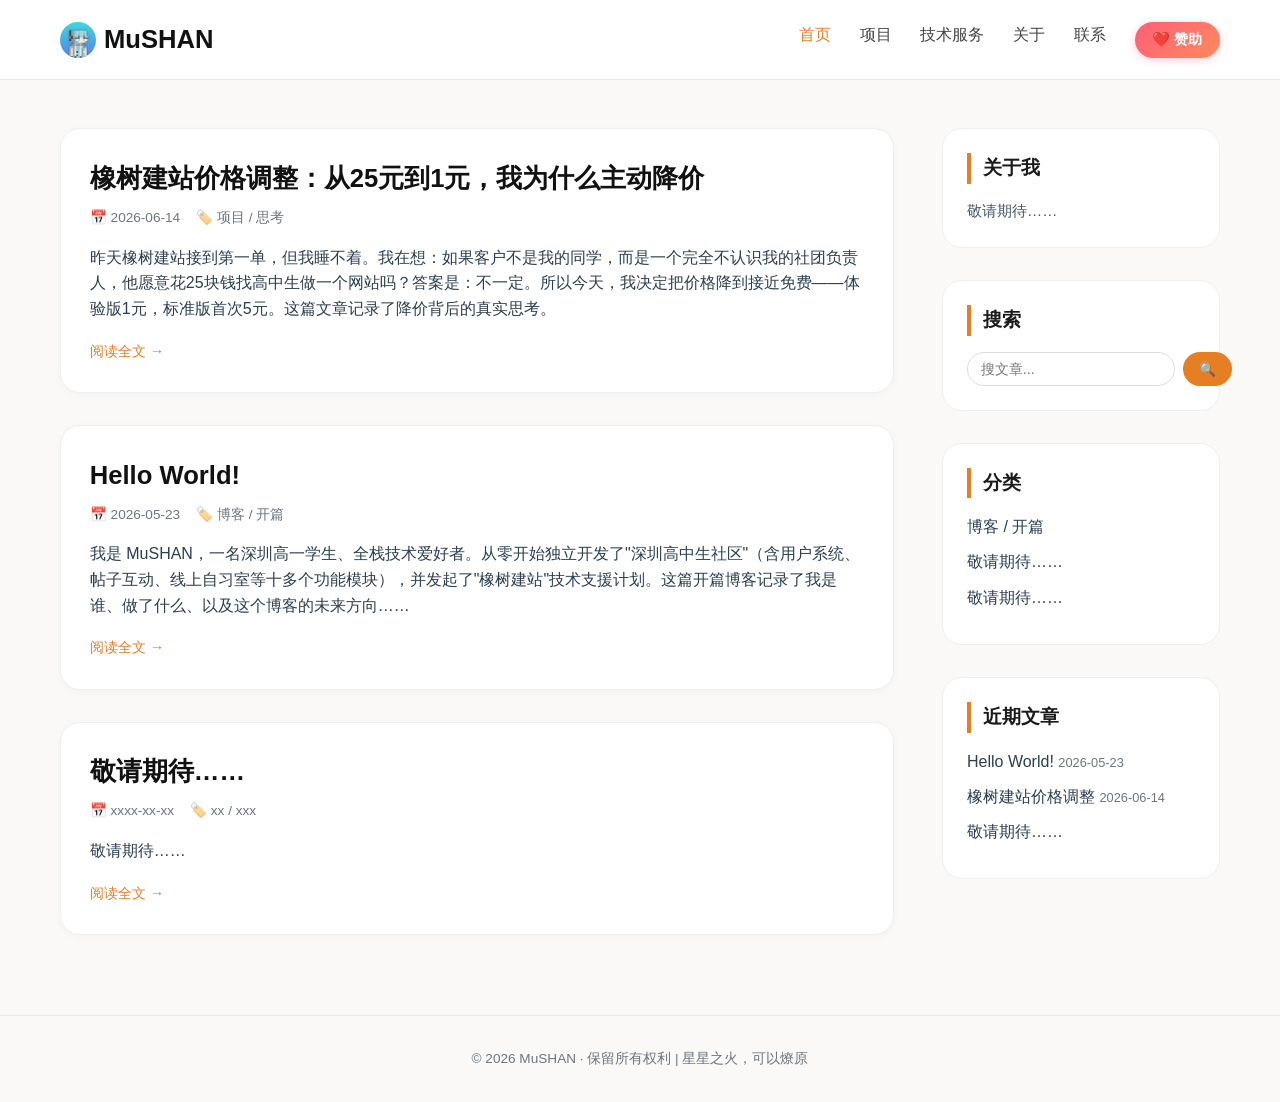
<file: index.html>
<!DOCTYPE html>
<html lang="zh-CN">

<head>
    <meta charset="UTF-8">
    <meta name="viewport" content="width=device-width, initial-scale=1.0, viewport-fit=cover">
    <title>MuSHAN的个人博客</title>
    <link rel="icon" href="images/favicon.png" type="image/png">
    <link rel="stylesheet" href="css/shared.css">
    <style>
        /* 主布局：两栏 */
        .main-grid {
            display: flex;
            gap: 3rem;
            margin: 3rem 0;
            flex-wrap: wrap;
        }

        .content {
            flex: 3;
            min-width: 0;
            /* 防止溢出 */
        }

        .sidebar {
            flex: 1;
            min-width: 220px;
        }

        /* 文章卡片 */
        .post-card {
            background: #fff;
            border-radius: 20px;
            padding: 1.8rem;
            margin-bottom: 2rem;
            box-shadow: 0 2px 8px rgba(0, 0, 0, 0.03);
            transition: box-shadow 0.2s, transform 0.1s;
            border: 1px solid #efefef;
        }

        .post-card:hover {
            box-shadow: 0 8px 20px rgba(0, 0, 0, 0.05);
        }

        .post-title {
            font-size: 1.6rem;
            margin-bottom: 0.5rem;
        }

        .post-title a {
            text-decoration: none;
            color: #111;
        }

        .post-title a:hover {
            color: #e67e22;
        }

        .post-meta {
            font-size: 0.85rem;
            color: #6c757d;
            margin-bottom: 1rem;
            display: flex;
            gap: 1rem;
        }

        .post-excerpt {
            color: #2c3e50;
            margin-bottom: 1rem;
        }

        .read-more {
            color: #e67e22;
            text-decoration: none;
            font-weight: 500;
            font-size: 0.9rem;
        }

        .read-more:hover {
            text-decoration: underline;
        }

        /* 侧边栏组件 */
        .sidebar-widget {
            background: #fff;
            border-radius: 20px;
            padding: 1.5rem;
            margin-bottom: 2rem;
            border: 1px solid #efefef;
        }

        .sidebar-widget h3 {
            font-size: 1.2rem;
            margin-bottom: 1rem;
            font-weight: 600;
            border-left: 4px solid #e67e22;
            padding-left: 0.75rem;
        }

        .about-text {
            font-size: 0.95rem;
            color: #4a5568;
            line-height: 1.5;
        }

        .category-list {
            list-style: none;
        }

        .category-list li {
            margin-bottom: 0.6rem;
        }

        .category-list a {
            text-decoration: none;
            color: #2c3e50;
        }

        .category-list a:hover {
            color: #e67e22;
        }

        /* 搜索框 */
        .search-box {
            display: flex;
            gap: 0.5rem;
        }

        .search-box input {
            flex: 1;
            padding: 0.5rem 0.8rem;
            border: 1px solid #ddd;
            border-radius: 40px;
            font-size: 0.9rem;
            outline: none;
        }

        .search-box button {
            background: #e67e22;
            border: none;
            color: white;
            padding: 0 1rem;
            border-radius: 40px;
            cursor: pointer;
            font-size: 0.85rem;
        }

        @media (max-width: 768px) {
            .main-grid {
                flex-direction: column;
            }

            .post-card {
                padding: 1.2rem;
            }
        }
    </style>
</head>

<body>

    <header class="site-header">
        <div class="container header-inner">
            <div class="blog-title">
                <a href="index.html">
                    <img src="images/Avatar.png" alt="MuSHAN头像">
                    MuSHAN
                </a>
            </div>
            <nav class="nav-links">
                <a href="index.html" class="active">首页</a>
                <a href="projects.html">项目</a>
                <a href="tech-service.html">技术服务</a>
                <a href="about.html">关于</a>
                <a href="contact.html">联系</a>
                <a href="sponsor.html" class="nav-sponsor-btn">❤️ 赞助</a>
            </nav>
        </div>
    </header>

    <main class="container">
        <div class="main-grid">
            <!-- 主要内容区：文章列表 -->
            <div class="content">
                <article class="post-card">
                    <h2 class="post-title"><a href="posts/price-update.html">橡树建站价格调整：从25元到1元，我为什么主动降价</a></h2>
                    <div class="post-meta">
                        <span>📅 2026-06-14</span>
                        <span>🏷️ 项目 / 思考</span>
                    </div>
                    <p class="post-excerpt">昨天橡树建站接到第一单，但我睡不着。我在想：如果客户不是我的同学，而是一个完全不认识我的社团负责人，他愿意花25块钱找高中生做一个网站吗？答案是：不一定。所以今天，我决定把价格降到接近免费——体验版1元，标准版首次5元。这篇文章记录了降价背后的真实思考。</p>
                    <a href="posts/price-update.html" class="read-more">阅读全文 →</a>
                </article>

                <article class="post-card">
                    <h2 class="post-title"><a href="posts/hello-mushan.html">Hello World!</a></h2>
                    <div class="post-meta">
                        <span>📅 2026-05-23</span>
                        <span>🏷️ 博客 / 开篇</span>
                    </div>
                    <p class="post-excerpt">我是 MuSHAN，一名深圳高一学生、全栈技术爱好者。从零开始独立开发了"深圳高中生社区"（含用户系统、帖子互动、线上自习室等十多个功能模块），并发起了"橡树建站"技术支援计划。这篇开篇博客记录了我是谁、做了什么、以及这个博客的未来方向……</p>
                    <a href="posts/hello-mushan.html" class="read-more">阅读全文 →</a>
                </article>

                <article class="post-card">
                    <h2 class="post-title"><a href="#">敬请期待……</a></h2>
                    <div class="post-meta">
                        <span>📅 xxxx-xx-xx</span>
                        <span>🏷️ xx / xxx</span>
                    </div>
                    <p class="post-excerpt">敬请期待……
                    </p>
                    <a href="#" class="read-more">阅读全文 →</a>
                </article>
            </div>

            <!-- 侧边栏 -->
            <aside class="sidebar">
                <div class="sidebar-widget">
                    <h3>关于我</h3>
                    <div class="about-text">
                        敬请期待……
                    </div>
                </div>

                <div class="sidebar-widget">
                    <h3>搜索</h3>
                    <div class="search-box">
                        <input type="text" placeholder="搜文章...">
                        <button>🔍</button>
                    </div>
                </div>

                <div class="sidebar-widget">
                    <h3>分类</h3>
                    <ul class="category-list">
                        <li><a href="#">博客 / 开篇</a></li>
                        <li><a href="#">敬请期待……</a></li>
                        <li><a href="#">敬请期待……</a></li>
                    </ul>
                </div>

                <div class="sidebar-widget">
                    <h3>近期文章</h3>
                    <ul class="category-list">
                        <li><a href="posts/hello-mushan.html">Hello World!</a> <span style="color:#6c757d;font-size:0.8rem;">2026-05-23</span></li>
                        <li><a href="posts/price-update.html">橡树建站价格调整</a> <span style="color:#6c757d;font-size:0.8rem;">2026-06-14</span></li>
                        <li><a href="#">敬请期待……</a></li>
                    </ul>
                </div>
            </aside>
        </div>
    </main>

    <footer class="site-footer">
        <div class="container">
            <p>© 2026 MuSHAN · 保留所有权利 | 星星之火，可以燎原</p>
        </div>
    </footer>

    <!-- 简单的交互：搜索框演示（仅控制台输出，实际功能需后端支持） -->
    <script>
        const searchBtn = document.querySelector('.search-box button');
        const searchInput = document.querySelector('.search-box input');
        if (searchBtn) {
            searchBtn.addEventListener('click', () => {
                const keyword = searchInput.value.trim();
                if (keyword) {
                    console.log(`🔍 搜索关键词: ${keyword}`);
                    // 实际使用时可以跳转到搜索页或动态过滤文章
                    alert(`演示模式：搜索 “${keyword}” 的功能待集成。`);
                } else {
                    alert('请输入要搜索的内容');
                }
            });
        }
    </script>

</body>

</html>
</file>
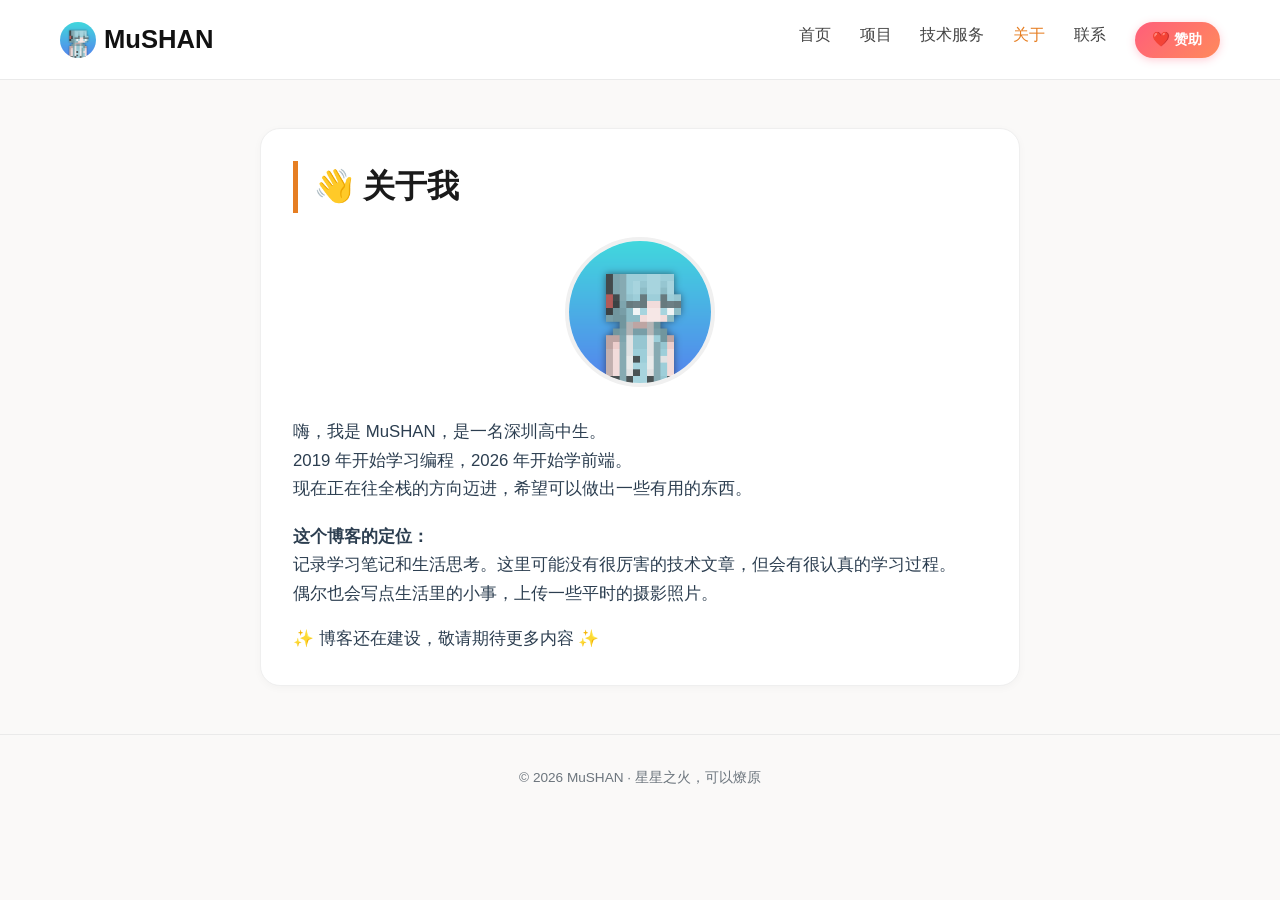
<file: about.html>
<!DOCTYPE html>
<html lang="zh-CN">

<head>
    <meta charset="UTF-8">
    <meta name="viewport" content="width=device-width, initial-scale=1.0">
    <title>关于我 | MuSHAN</title>
    <link rel="icon" href="images/favicon.png" type="image/png">
    <link rel="stylesheet" href="css/shared.css">
    <style>
        main.container {
            max-width: 800px;
        }

        .about-card {
            background: #fff;
            border-radius: 20px;
            padding: 2rem;
            margin: 3rem 0;
            border: 1px solid #efefef;
            box-shadow: 0 2px 8px rgba(0, 0, 0, 0.03);
        }

        .about-card h1 {
            font-size: 2rem;
            margin-bottom: 1.5rem;
            border-left: 5px solid #e67e22;
            padding-left: 1rem;
        }

        .about-avatar {
            text-align: center;
            margin: 1.5rem 0;
        }

        .about-avatar img {
            width: 150px;
            height: 150px;
            border-radius: 50%;
            object-fit: cover;
            border: 4px solid #f0f0f0;
        }

        .about-text {
            font-size: 1.05rem;
            color: #2c3e50;
            line-height: 1.7;
        }

    </style>
</head>

<body>
    <header class="site-header">
        <div class="container header-inner">
            <div class="blog-title">
                <a href="index.html">
                    <img src="images/Avatar.png" alt="MuSHAN头像">
                    MuSHAN
                </a>
            </div>
            <nav class="nav-links">
                <a href="index.html">首页</a>
                <a href="projects.html">项目</a>
                <a href="tech-service.html">技术服务</a>
                <a href="about.html" class="active">关于</a>
                <a href="contact.html">联系</a>
                <a href="sponsor.html" class="nav-sponsor-btn">❤️ 赞助</a>
            </nav>
        </div>
    </header>

    <main class="container">
        <div class="about-card">
            <h1>👋 关于我</h1>
            <div class="about-avatar">
                <!-- 替换成你自己的头像图片路径 -->
                <img src="images/Avatar.png" alt="MuSHAN头像">
            </div>
            <div class="about-text">
                <p>嗨，我是 MuSHAN，是一名深圳高中生。</p>
                <p>2019 年开始学习编程，2026 年开始学前端。</p>
                <p>现在正在往全栈的方向迈进，希望可以做出一些有用的东西。</p>

                <p style="margin-top: 1.2rem;"><strong>这个博客的定位：</strong></p>
                <p>记录学习笔记和生活思考。这里可能没有很厉害的技术文章，但会有很认真的学习过程。</p>
                <p>偶尔也会写点生活里的小事，上传一些平时的摄影照片。</p>
                <p style="margin-top: 1rem;">✨ 博客还在建设，敬请期待更多内容 ✨</p>
            </div>
        </div>
    </main>

    <footer class="site-footer">
        <div class="container">
            <p>© 2026 MuSHAN · 星星之火，可以燎原</p>
        </div>
    </footer>
</body>

</html>
</file>
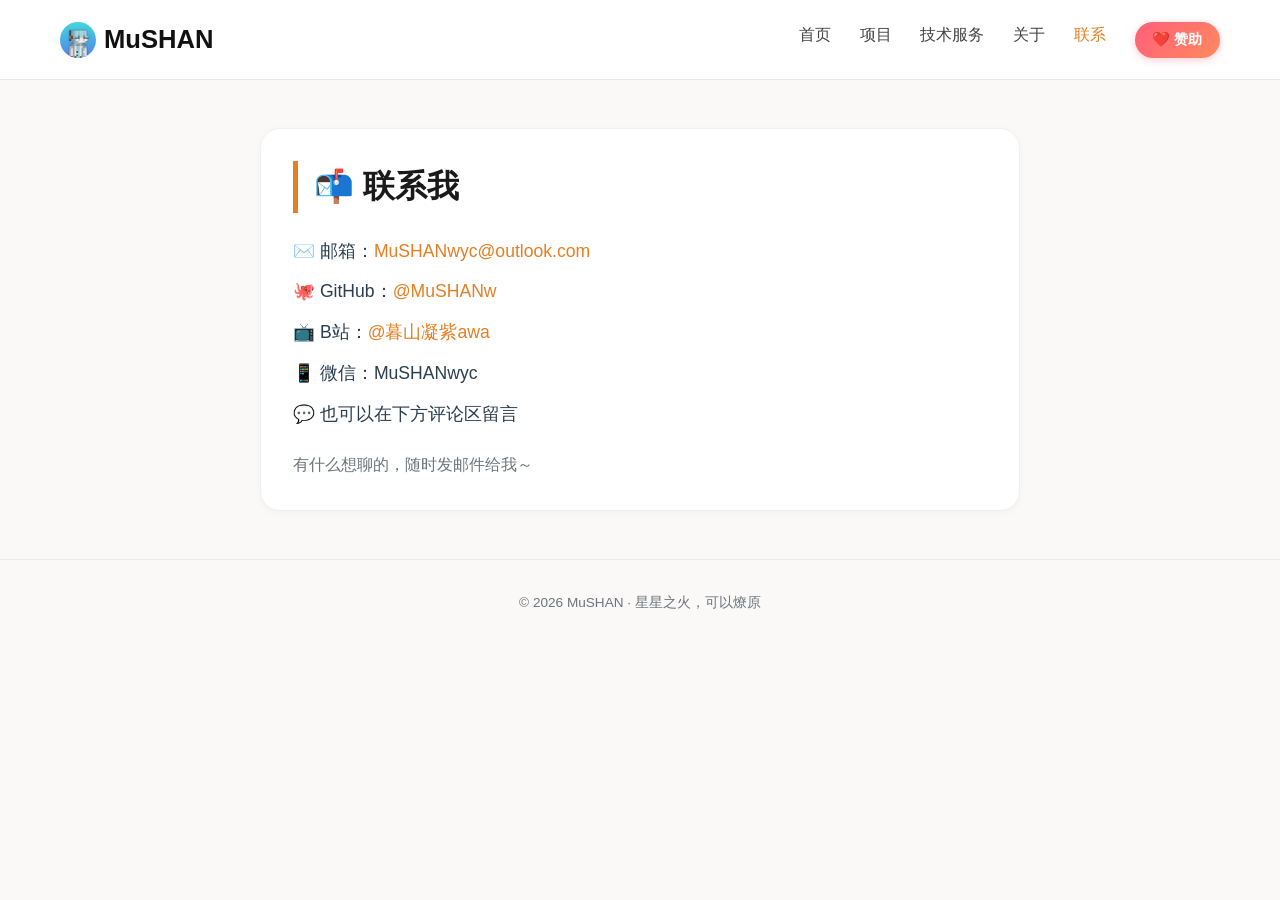
<file: contact.html>
<!DOCTYPE html>
<html lang="zh-CN">

<head>
    <meta charset="UTF-8">
    <meta name="viewport" content="width=device-width, initial-scale=1.0">
    <title>联系我 | MuSHAN</title>
    <link rel="icon" href="images/favicon.png" type="image/png">
    <link rel="stylesheet" href="css/shared.css">
    <style>
        main.container {
            max-width: 800px;
        }

        .contact-card {
            background: #fff;
            border-radius: 20px;
            padding: 2rem;
            margin: 3rem 0;
            border: 1px solid #efefef;
            box-shadow: 0 2px 8px rgba(0, 0, 0, 0.03);
        }

        .contact-card h1 {
            font-size: 2rem;
            margin-bottom: 1.5rem;
            border-left: 5px solid #e67e22;
            padding-left: 1rem;
        }

        .contact-info {
            font-size: 1.1rem;
            margin: 1.5rem 0;
            color: #2c3e50;
        }

        .contact-info p {
            margin: 0.8rem 0;
        }

        .contact-info a {
            color: #e67e22;
            text-decoration: none;
        }

    </style>
</head>

<body>
    <header class="site-header">
        <div class="container header-inner">
            <div class="blog-title">
                <a href="index.html">
                    <img src="images/Avatar.png" alt="MuSHAN头像">
                    MuSHAN
                </a>
            </div>
            <nav class="nav-links">
                <a href="index.html">首页</a>
                <a href="projects.html">项目</a>
                <a href="tech-service.html">技术服务</a>
                <a href="about.html">关于</a>
                <a href="contact.html" class="active">联系</a>
                <a href="sponsor.html" class="nav-sponsor-btn">❤️ 赞助</a>
            </nav>
        </div>
    </header>

    <main class="container">
        <div class="contact-card">
            <h1>📬 联系我</h1>
            <div class="contact-info">
                <p>✉️ 邮箱：<a href="mailto:MuSHANwyc@outlook.com">MuSHANwyc@outlook.com</a></p>
                <p>🐙 GitHub：<a href="https://github.com/MuSHANw" target="_blank">@MuSHANw</a></p>
                <p>📺 B站：<a href="https://space.bilibili.com/2062689158" target="_blank">@暮山凝紫awa</a></p>
                <p>📱 微信：MuSHANwyc</p>
                <p>💬 也可以在下方评论区留言</p>
            </div>
            <p style="color:#6c757d; margin-top:1rem;">有什么想聊的，随时发邮件给我～</p>
        </div>
    </main>

    <footer class="site-footer">
        <div class="container">
            <p>© 2026 MuSHAN · 星星之火，可以燎原</p>
        </div>
    </footer>
</body>

</html>
</file>
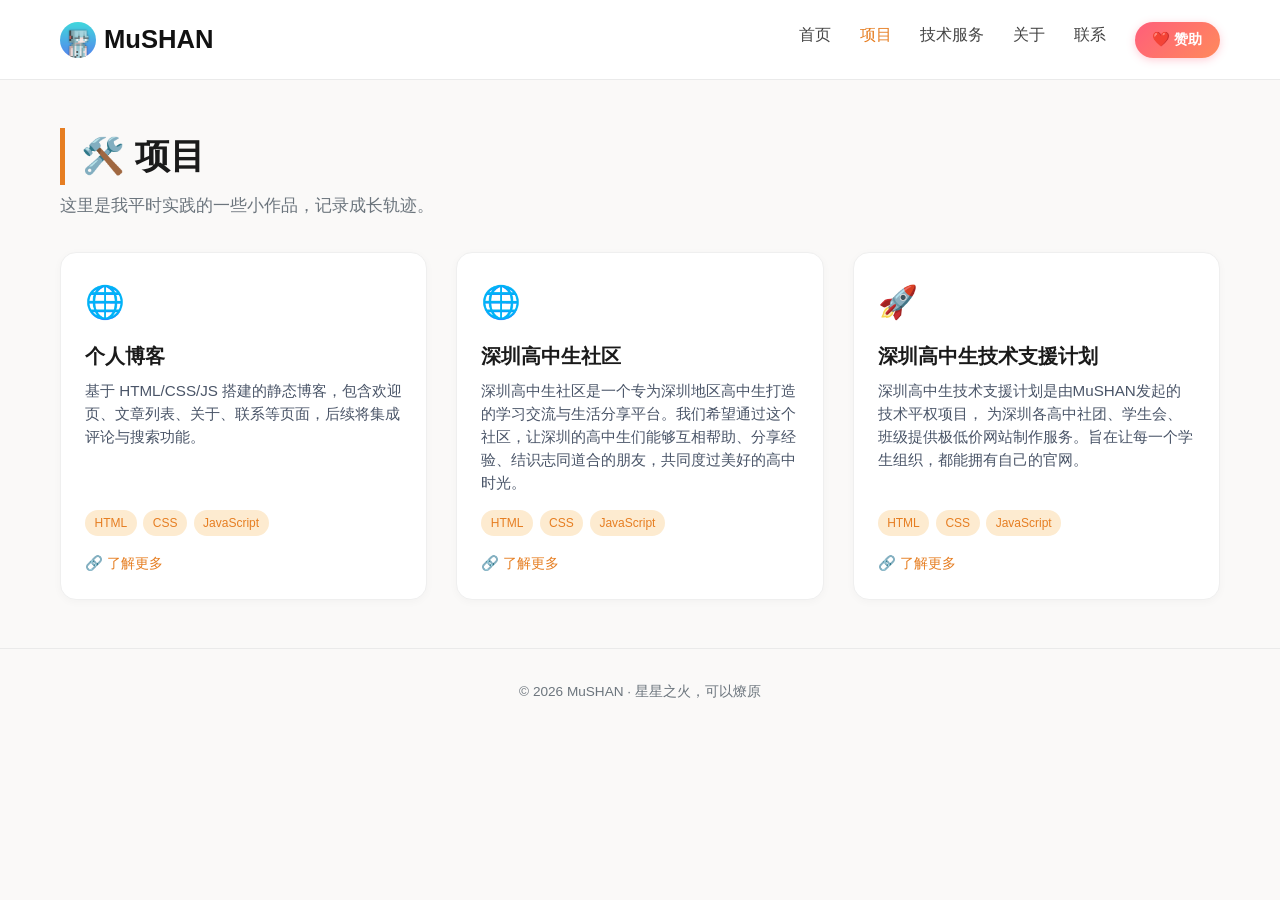
<file: projects.html>
<!DOCTYPE html>
<html lang="zh-CN">

<head>
    <meta charset="UTF-8">
    <meta name="viewport" content="width=device-width, initial-scale=1.0">
    <title>项目 | MuSHAN</title>
    <link rel="icon" href="images/favicon.png" type="image/png">
    <link rel="stylesheet" href="css/shared.css">
    <style>
        /* 页面标题 */
        .page-header {
            margin: 3rem 0 2rem;
        }

        .page-header h1 {
            font-size: 2.2rem;
            border-left: 5px solid #e67e22;
            padding-left: 1rem;
        }

        .page-header p {
            color: #6c757d;
            margin-top: 0.5rem;
            font-size: 1.05rem;
        }

        /* 项目网格 */
        .project-grid {
            display: grid;
            grid-template-columns: repeat(auto-fill, minmax(280px, 1fr));
            gap: 1.8rem;
            margin-bottom: 3rem;
        }

        .project-card {
            background: #fff;
            border-radius: 16px;
            padding: 1.5rem;
            border: 1px solid #efefef;
            box-shadow: 0 2px 8px rgba(0, 0, 0, 0.03);
            transition: box-shadow 0.2s, transform 0.1s;
            display: flex;
            flex-direction: column;
        }

        .project-card:hover {
            box-shadow: 0 8px 20px rgba(0, 0, 0, 0.05);
            transform: translateY(-2px);
        }

        .project-icon {
            font-size: 2rem;
            margin-bottom: 0.8rem;
        }

        .project-title {
            font-size: 1.25rem;
            font-weight: 600;
            margin-bottom: 0.5rem;
        }

        .project-desc {
            color: #4a5568;
            font-size: 0.95rem;
            line-height: 1.5;
            flex: 1;
            margin-bottom: 1rem;
        }

        .project-tags {
            display: flex;
            flex-wrap: wrap;
            gap: 0.4rem;
            margin-bottom: 1rem;
        }

        .tag {
            background: #fdebd0;
            /* 浅橙色背景 */
            color: #e67e22;
            padding: 0.2rem 0.6rem;
            border-radius: 20px;
            font-size: 0.75rem;
            font-weight: 500;
        }

        .project-links {
            display: flex;
            gap: 1rem;
        }

        .project-links a {
            text-decoration: none;
            color: #e67e22;
            font-weight: 500;
            font-size: 0.9rem;
            transition: color 0.2s;
        }

        .project-links a:hover {
            color: #d35400;
        }

        @media (max-width: 768px) {
            .project-grid {
                grid-template-columns: 1fr;
            }
        }
    </style>
</head>

<body>
    <header class="site-header">
        <div class="container header-inner">
            <div class="blog-title">
                <a href="index.html">
                    <img src="images/Avatar.png" alt="MuSHAN头像">
                    MuSHAN
                </a>
            </div>
            <nav class="nav-links">
                <a href="index.html">首页</a>
                <a href="projects.html" class="active">项目</a>
                <a href="tech-service.html">技术服务</a>
                <a href="about.html">关于</a>
                <a href="contact.html">联系</a>
                <a href="sponsor.html" class="nav-sponsor-btn">❤️ 赞助</a>
            </nav>
        </div>
    </header>

    <main class="container">
        <div class="page-header">
            <h1>🛠️ 项目</h1>
            <p>这里是我平时实践的一些小作品，记录成长轨迹。</p>
        </div>

        <div class="project-grid">

            <div class="project-card">
                <div class="project-icon">🌐</div>
                <h3 class="project-title">个人博客</h3>
                <p class="project-desc">基于 HTML/CSS/JS 搭建的静态博客，包含欢迎页、文章列表、关于、联系等页面，后续将集成评论与搜索功能。</p>
                <div class="project-tags">
                    <span class="tag">HTML</span>
                    <span class="tag">CSS</span>
                    <span class="tag">JavaScript</span>
                </div>
                <div class="project-links">
                    <a href="splash.html">🔗 了解更多</a>
                </div>
            </div>

            <div class="project-card">
                <div class="project-icon">🌐</div>
                <h3 class="project-title">深圳高中生社区</h3>
                <p class="project-desc">深圳高中生社区是一个专为深圳地区高中生打造的学习交流与生活分享平台。我们希望通过这个社区，让深圳的高中生们能够互相帮助、分享经验、结识志同道合的朋友，共同度过美好的高中时光。</p>
                <div class="project-tags">
                    <span class="tag">HTML</span>
                    <span class="tag">CSS</span>
                    <span class="tag">JavaScript</span>
                </div>
                <div class="project-links">
                    <a href="szhss-community.html">🔗 了解更多</a>
                </div>
            </div>
            
            <div class="project-card">
                <div class="project-icon">🚀</div>
                <h3 class="project-title">深圳高中生技术支援计划</h3>
                <p class="project-desc">深圳高中生技术支援计划是由MuSHAN发起的技术平权项目，
                为深圳各高中社团、学生会、班级提供极低价网站制作服务。旨在让每一个学生组织，都能拥有自己的官网。</p>
                <div class="project-tags">
                    <span class="tag">HTML</span>
                    <span class="tag">CSS</span>
                    <span class="tag">JavaScript</span>
                </div>
                <div class="project-links">
                    <a href="tech-service.html">🔗 了解更多</a>
                </div>
            </div>

        </div>
    </main>

    <footer class="site-footer">
        <div class="container">
            <p>© 2026 MuSHAN · 星星之火，可以燎原</p>
        </div>
    </footer>
</body>

</html>
</file>
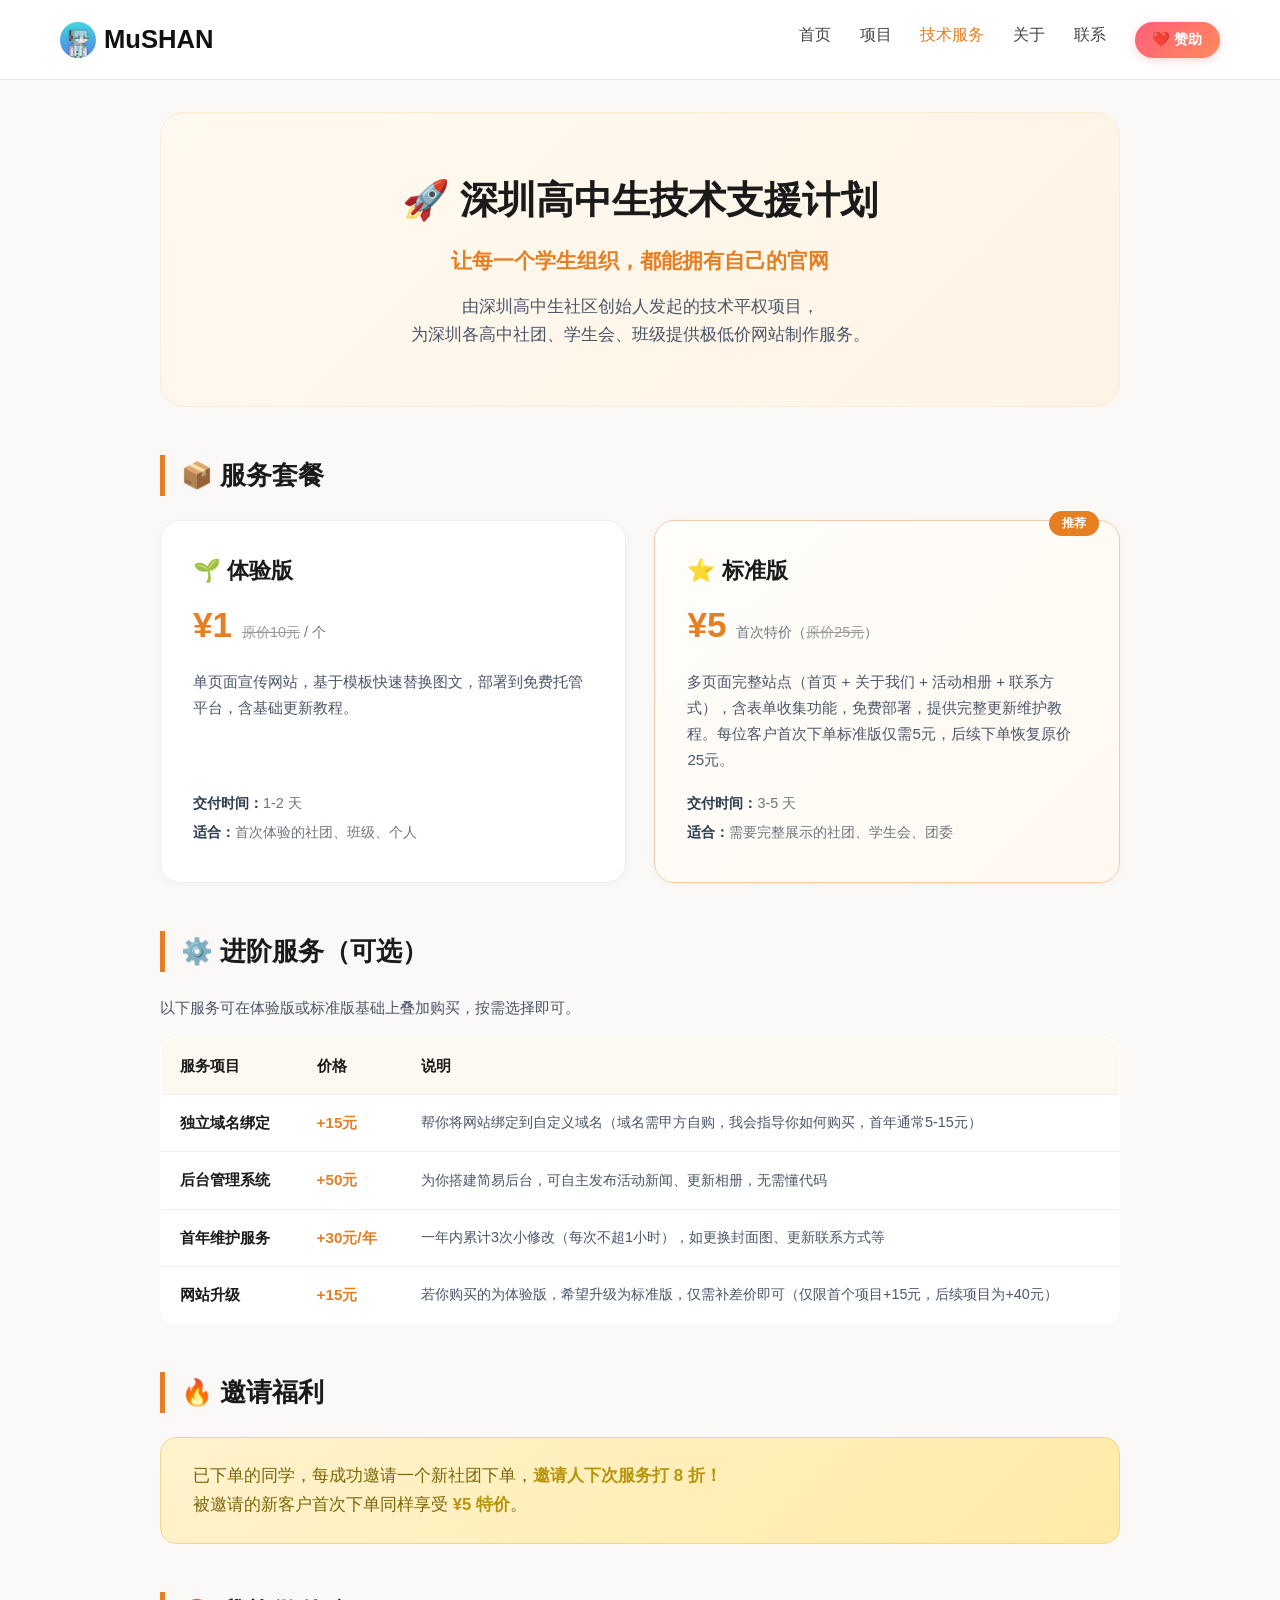
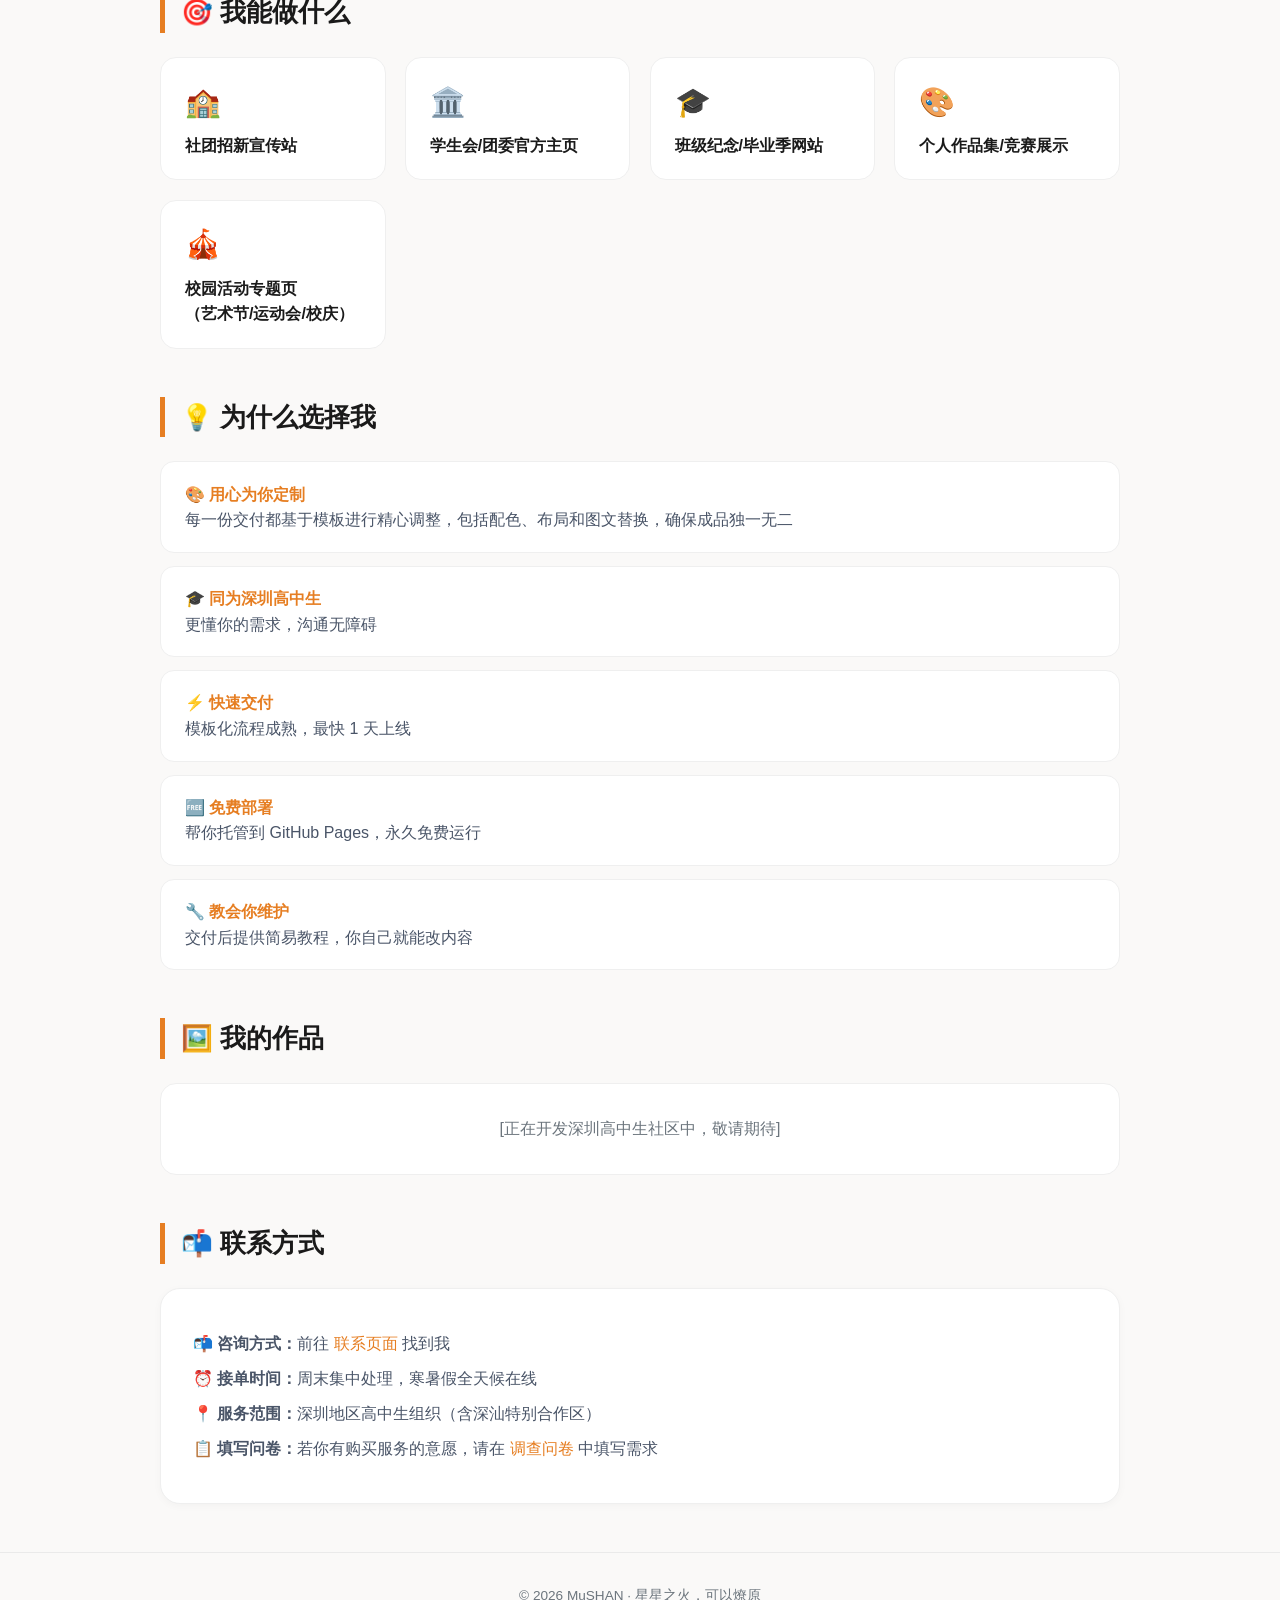
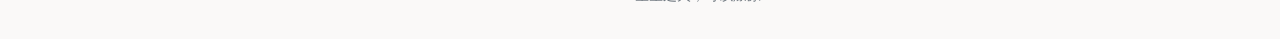
<file: tech-service.html>
<!DOCTYPE html>
<html lang="zh-CN">

<head>
    <meta charset="UTF-8">
    <meta name="viewport" content="width=device-width, initial-scale=1.0">
    <title>技术服务 | MuSHAN</title>
    <link rel="icon" href="images/favicon.png" type="image/png">
    <link rel="stylesheet" href="css/shared.css">
    <style>
        main.container {
            max-width: 1000px;
        }

        /* ===== 横幅区 ===== */
        .service-banner {
            text-align: center;
            padding: 3.5rem 1.5rem;
            margin: 2rem 0 3rem;
            background: linear-gradient(135deg, #fef9f0, #fff4e5);
            border-radius: 24px;
            border: 1px solid #fdebd0;
        }

        .service-banner h1 {
            font-size: 2.4rem;
            margin-bottom: 0.8rem;
            color: #1a1a1a;
        }

        .service-banner .subtitle {
            font-size: 1.3rem;
            color: #e67e22;
            font-weight: 600;
            margin-bottom: 1rem;
        }

        .service-banner .desc {
            font-size: 1.05rem;
            color: #4a5568;
            max-width: 700px;
            margin: 0 auto;
            line-height: 1.7;
        }

        /* ===== 通用区块标题 ===== */
        .section-title {
            font-size: 1.6rem;
            margin-bottom: 1.5rem;
            border-left: 5px solid #e67e22;
            padding-left: 1rem;
        }

        .section {
            margin-bottom: 3rem;
        }

        /* ===== 套餐卡片 ===== */
        .plan-grid {
            display: grid;
            grid-template-columns: 1fr 1fr;
            gap: 1.8rem;
            margin-bottom: 1rem;
        }

        .plan-card {
            background: #fff;
            border-radius: 20px;
            padding: 2rem;
            border: 1px solid #efefef;
            box-shadow: 0 2px 8px rgba(0, 0, 0, 0.03);
            display: flex;
            flex-direction: column;
            transition: box-shadow 0.2s, transform 0.1s;
        }

        .plan-card:hover {
            box-shadow: 0 8px 24px rgba(0, 0, 0, 0.06);
        }

        .plan-card.featured {
            border-color: #f5cba7;
            background: linear-gradient(135deg, #fffefb, #fff8f0);
            position: relative;
        }

        .plan-card.featured::before {
            content: "推荐";
            position: absolute;
            top: -10px;
            right: 20px;
            background: #e67e22;
            color: #fff;
            font-size: 0.75rem;
            font-weight: 600;
            padding: 0.2rem 0.8rem;
            border-radius: 20px;
        }

        .plan-name {
            font-size: 1.4rem;
            font-weight: 700;
            margin-bottom: 0.5rem;
        }

        .plan-price {
            font-size: 2.2rem;
            font-weight: 800;
            color: #e67e22;
            margin-bottom: 1rem;
        }

        .plan-price small {
            font-size: 0.9rem;
            font-weight: 400;
            color: #6c757d;
        }

        .plan-price del {
            color: #999;
            text-decoration: line-through;
            font-weight: 400;
        }

        .plan-desc {
            color: #4a5568;
            font-size: 0.95rem;
            line-height: 1.7;
            margin-bottom: 1.2rem;
            flex: 1;
        }

        .plan-info {
            color: #6c757d;
            font-size: 0.9rem;
            margin-bottom: 0.4rem;
        }

        .plan-info strong {
            color: #2c3e50;
        }

        /* ===== 进阶服务 ===== */
        .addon-intro {
            color: #4a5568;
            font-size: 0.95rem;
            margin-bottom: 1rem;
        }

        .addon-table-wrapper {
            overflow-x: auto;
            -webkit-overflow-scrolling: touch;
        }

        .addon-table {
            width: 100%;
            border-collapse: collapse;
            background: #fff;
            border-radius: 16px;
            border: 1px solid #efefef;
            overflow: hidden;
            font-size: 0.95rem;
        }

        .addon-table th,
        .addon-table td {
            padding: 1rem 1.2rem;
            text-align: left;
            border-bottom: 1px solid #f0f0f0;
        }

        .addon-table th {
            background: #fef9f0;
            font-weight: 600;
            color: #1a1a1a;
        }

        .addon-table tr:last-child td {
            border-bottom: none;
        }

        .addon-table td:first-child {
            font-weight: 600;
            white-space: nowrap;
        }

        .addon-table td:nth-child(2) {
            color: #e67e22;
            font-weight: 700;
            white-space: nowrap;
        }

        .addon-table td:last-child {
            color: #4a5568;
            font-size: 0.9rem;
            line-height: 1.5;
        }

        @media (max-width: 600px) {
            .addon-table th,
            .addon-table td {
                padding: 0.8rem 0.8rem;
                font-size: 0.85rem;
            }
        }

        /* ===== 邀请福利 ===== */
        .referral-box {
            background: linear-gradient(135deg, #fff3cd, #ffeaa7);
            border-radius: 16px;
            padding: 1.5rem 2rem;
            border: 1px solid #f0d78c;
            font-size: 1.05rem;
            line-height: 1.7;
            color: #7d6608;
        }

        .referral-box strong {
            color: #b7950b;
        }

        /* ===== 服务列表 ===== */
        .service-grid {
            display: grid;
            grid-template-columns: repeat(auto-fill, minmax(220px, 1fr));
            gap: 1.2rem;
        }

        .service-item {
            background: #fff;
            border-radius: 16px;
            padding: 1.3rem 1.5rem;
            border: 1px solid #efefef;
            transition: box-shadow 0.2s;
        }

        .service-item:hover {
            box-shadow: 0 4px 12px rgba(0, 0, 0, 0.04);
        }

        .service-item .icon {
            font-size: 1.8rem;
            margin-bottom: 0.5rem;
        }

        .service-item .name {
            font-weight: 600;
            font-size: 1rem;
        }

        /* ===== 优势列表 ===== */
        .advantage-list {
            list-style: none;
        }

        .advantage-list li {
            background: #fff;
            border-radius: 14px;
            padding: 1.2rem 1.5rem;
            margin-bottom: 0.8rem;
            border: 1px solid #efefef;
            font-size: 1rem;
            line-height: 1.6;
        }

        .advantage-list li strong {
            color: #e67e22;
        }

        .advantage-list li .desc {
            color: #4a5568;
        }

        /* ===== 联系区 ===== */
        .contact-section {
            background: #fff;
            border-radius: 20px;
            padding: 2rem;
            border: 1px solid #efefef;
            box-shadow: 0 2px 8px rgba(0, 0, 0, 0.03);
        }

        .contact-section p {
            margin: 0.6rem 0;
            color: #4a5568;
            font-size: 1rem;
        }

        .contact-section a {
            color: #e67e22;
            text-decoration: none;
        }

        /* ===== 响应式 ===== */
        @media (max-width: 768px) {
            .plan-grid {
                grid-template-columns: 1fr;
            }

            .service-banner h1 {
                font-size: 1.8rem;
            }

            .service-banner .subtitle {
                font-size: 1.1rem;
            }

            .service-grid {
                grid-template-columns: 1fr;
            }
        }
    </style>
</head>

<body>
    <header class="site-header">
        <div class="container header-inner">
            <div class="blog-title">
                <a href="index.html">
                    <img src="images/Avatar.png" alt="MuSHAN头像">
                    MuSHAN
                </a>
            </div>
            <nav class="nav-links">
                <a href="index.html">首页</a>
                <a href="projects.html">项目</a>
                <a href="tech-service.html" class="active">技术服务</a>
                <a href="about.html">关于</a>
                <a href="contact.html">联系</a>
                <a href="sponsor.html" class="nav-sponsor-btn">❤️ 赞助</a>
            </nav>
        </div>
    </header>

    <main class="container">
        <!-- 1. 顶部横幅 -->
        <div class="service-banner">
            <h1>🚀 深圳高中生技术支援计划</h1>
            <p class="subtitle">让每一个学生组织，都能拥有自己的官网</p>
            <p class="desc">
                由深圳高中生社区创始人发起的技术平权项目，<br>
                为深圳各高中社团、学生会、班级提供极低价网站制作服务。
            </p>
        </div>

        <!-- 2. 服务套餐 -->
        <div class="section">
            <h2 class="section-title">📦 服务套餐</h2>
            <div class="plan-grid">
                <!-- 体验版 -->
                <div class="plan-card">
                    <div class="plan-name">🌱 体验版</div>
                    <div class="plan-price">¥1 <small><del>原价10元</del> / 个</small></div>
                    <p class="plan-desc">
                        单页面宣传网站，基于模板快速替换图文，部署到免费托管平台，含基础更新教程。
                    </p>
                    <p class="plan-info"><strong>交付时间：</strong>1-2 天</p>
                    <p class="plan-info"><strong>适合：</strong>首次体验的社团、班级、个人</p>
                </div>

                <!-- 标准版 -->
                <div class="plan-card featured">
                    <div class="plan-name">⭐ 标准版</div>
                    <div class="plan-price">¥5 <small>首次特价（<del>原价25元</del>）</small></div>
                    <p class="plan-desc">
                        多页面完整站点（首页 + 关于我们 + 活动相册 + 联系方式），含表单收集功能，免费部署，提供完整更新维护教程。每位客户首次下单标准版仅需5元，后续下单恢复原价25元。
                    </p>
                    <p class="plan-info"><strong>交付时间：</strong>3-5 天</p>
                    <p class="plan-info"><strong>适合：</strong>需要完整展示的社团、学生会、团委</p>
                </div>
            </div>
        </div>

        <!-- 进阶服务（可选） -->
        <div class="section">
            <h2 class="section-title">⚙️ 进阶服务（可选）</h2>
            <p class="addon-intro">以下服务可在体验版或标准版基础上叠加购买，按需选择即可。</p>
            <div class="addon-table-wrapper">
                <table class="addon-table">
                    <thead>
                        <tr>
                            <th>服务项目</th>
                            <th>价格</th>
                            <th>说明</th>
                        </tr>
                    </thead>
                    <tbody>
                        <tr>
                            <td>独立域名绑定</td>
                            <td>+15元</td>
                            <td>帮你将网站绑定到自定义域名（域名需甲方自购，我会指导你如何购买，首年通常5-15元）</td>
                        </tr>
                        <tr>
                            <td>后台管理系统</td>
                            <td>+50元</td>
                            <td>为你搭建简易后台，可自主发布活动新闻、更新相册，无需懂代码</td>
                        </tr>
                        <tr>
                            <td>首年维护服务</td>
                            <td>+30元/年</td>
                            <td>一年内累计3次小修改（每次不超1小时），如更换封面图、更新联系方式等</td>
                        </tr>
                        <tr>
                            <td>网站升级</td>
                            <td>+15元</td>
                            <td>若你购买的为体验版，希望升级为标准版，仅需补差价即可（仅限首个项目+15元，后续项目为+40元）</td>
                        </tr>
                    </tbody>
                </table>
            </div>
        </div>

        <!-- 3. 邀请福利 -->
        <div class="section">
            <h2 class="section-title">🔥 邀请福利</h2>
            <div class="referral-box">
                已下单的同学，每成功邀请一个新社团下单，<strong>邀请人下次服务打 8 折！</strong><br>
                被邀请的新客户首次下单同样享受 <strong>¥5 特价</strong>。
            </div>
        </div>

        <!-- 4. 我能做什么 -->
        <div class="section">
            <h2 class="section-title">🎯 我能做什么</h2>
            <div class="service-grid">
                <div class="service-item">
                    <div class="icon">🏫</div>
                    <div class="name">社团招新宣传站</div>
                </div>
                <div class="service-item">
                    <div class="icon">🏛️</div>
                    <div class="name">学生会/团委官方主页</div>
                </div>
                <div class="service-item">
                    <div class="icon">🎓</div>
                    <div class="name">班级纪念/毕业季网站</div>
                </div>
                <div class="service-item">
                    <div class="icon">🎨</div>
                    <div class="name">个人作品集/竞赛展示</div>
                </div>
                <div class="service-item">
                    <div class="icon">🎪</div>
                    <div class="name">校园活动专题页<br>（艺术节/运动会/校庆）</div>
                </div>
            </div>
        </div>

        <!-- 5. 为什么选择我 -->
        <div class="section">
            <h2 class="section-title">💡 为什么选择我</h2>
            <ul class="advantage-list">
                <li>
                    <strong>🎨 用心为你定制</strong><br>
                    <span class="desc">每一份交付都基于模板进行精心调整，包括配色、布局和图文替换，确保成品独一无二</span>
                </li>
                <li>
                    <strong>🎓 同为深圳高中生</strong><br>
                    <span class="desc">更懂你的需求，沟通无障碍</span>
                </li>
                <li>
                    <strong>⚡ 快速交付</strong><br>
                    <span class="desc">模板化流程成熟，最快 1 天上线</span>
                </li>
                <li>
                    <strong>🆓 免费部署</strong><br>
                    <span class="desc">帮你托管到 GitHub Pages，永久免费运行</span>
                </li>
                <li>
                    <strong>🔧 教会你维护</strong><br>
                    <span class="desc">交付后提供简易教程，你自己就能改内容</span>
                </li>
            </ul>
        </div>

        <!-- 6. 我的作品 -->
        <div class="section">
            <h2 class="section-title">🖼️ 我的作品</h2>
            <div
                style="background:#fff; border-radius:16px; padding:2rem; border:1px solid #efefef; text-align:center; color:#6c757d; font-size:1rem; line-height:1.6;">
                [正在开发深圳高中生社区中，敬请期待]
            </div>
        </div>

        <!-- 7. 联系方式 -->
        <div class="section">
            <h2 class="section-title">📬 联系方式</h2>
            <div class="contact-section">
                <p>📬 <strong>咨询方式：</strong>前往 <a href="contact.html">联系页面</a> 找到我</p>
                <p>⏰ <strong>接单时间：</strong>周末集中处理，寒暑假全天候在线</p>
                <p>📍 <strong>服务范围：</strong>深圳地区高中生组织（含深汕特别合作区）</p>
                <p>📋 <strong>填写问卷：</strong>若你有购买服务的意愿，请在 <a href="https://wj.qq.com/s2/26783311/cafb/">调查问卷</a> 中填写需求</p>
            </div>
        </div>
    </main>

    <footer class="site-footer">
        <div class="container">
            <p>&copy; 2026 MuSHAN &middot; 星星之火，可以燎原</p>
        </div>
    </footer>
</body>

</html>
</file>
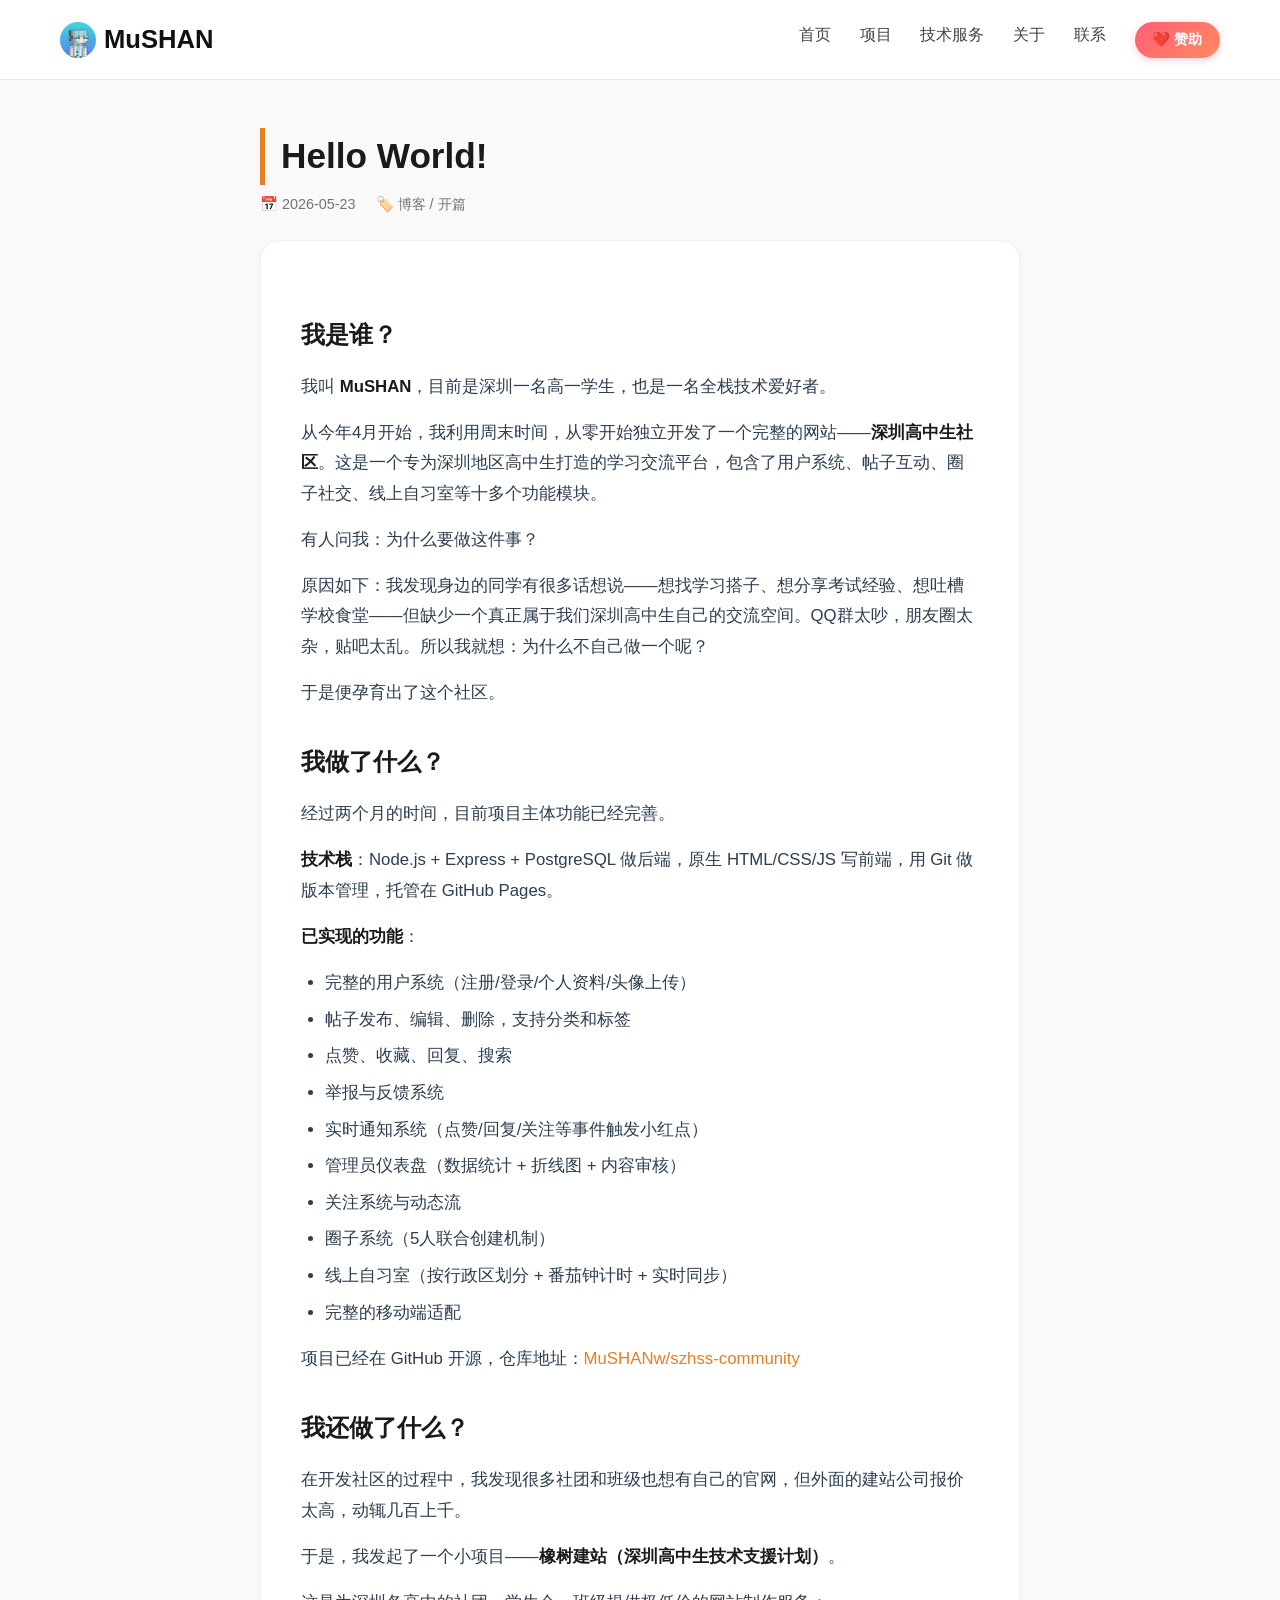
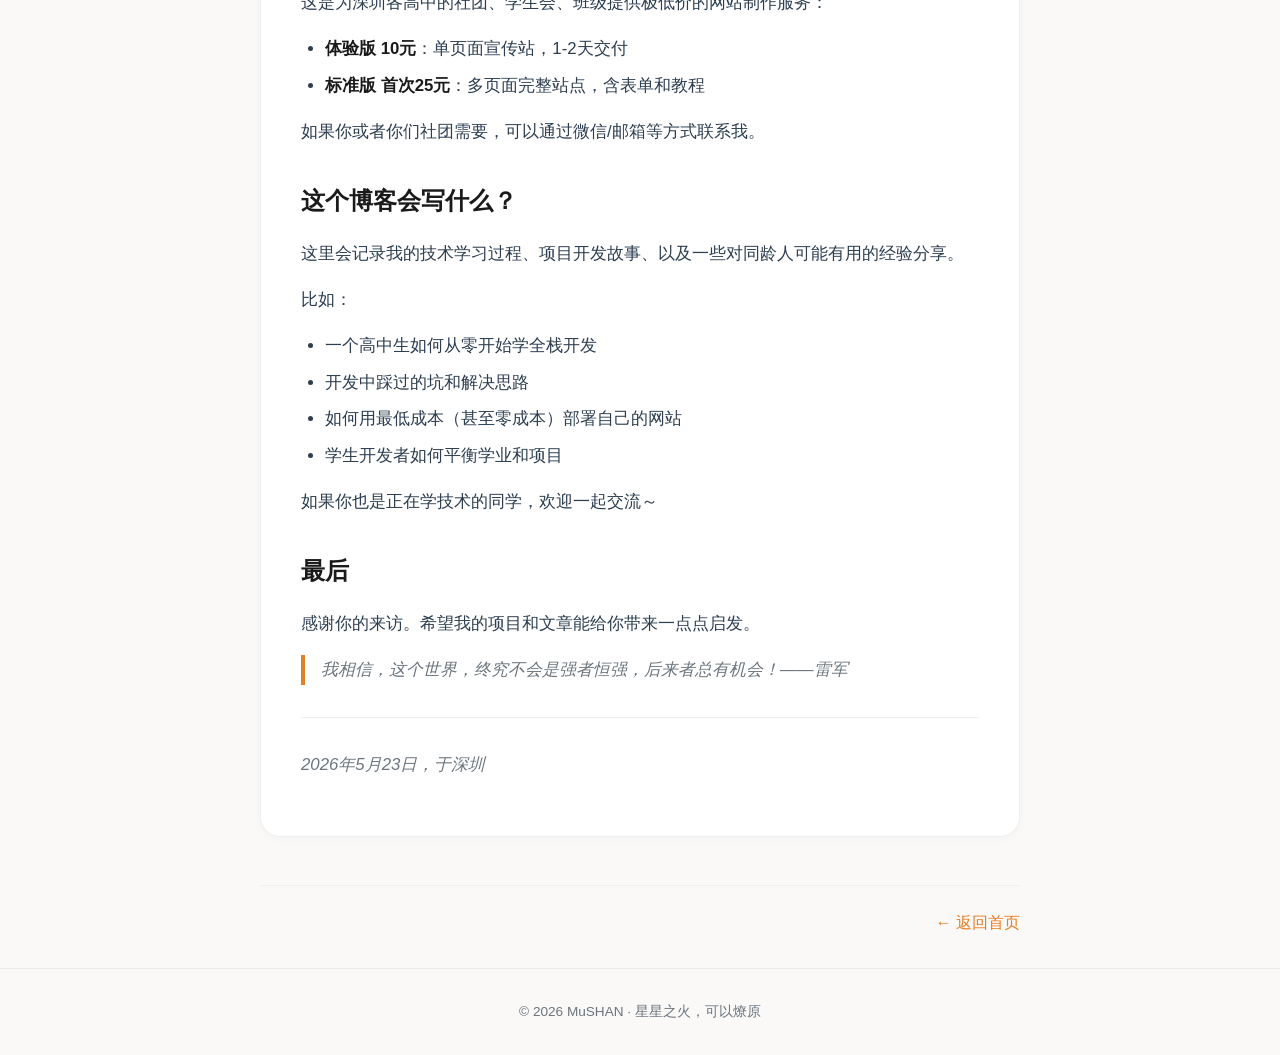
<file: posts/hello-mushan.html>
<!DOCTYPE html>
<html lang="zh-CN">

<head>
    <meta charset="UTF-8">
    <meta name="viewport" content="width=device-width, initial-scale=1.0">
    <title>Hello World! | MuSHAN</title>
    <link rel="icon" href="../images/favicon.png" type="image/png">
    <link rel="stylesheet" href="../css/shared.css">
    <style>
        main.container {
            max-width: 800px;
        }

        .article-header {
            margin: 3rem 0 1.5rem;
        }

        .article-header h1 {
            font-size: 2.2rem;
            border-left: 5px solid #e67e22;
            padding-left: 1rem;
            margin-bottom: 0.5rem;
        }

        .article-meta {
            color: #6c757d;
            font-size: 0.9rem;
            margin-top: 0.5rem;
        }

        .article-body {
            background: #fff;
            border-radius: 20px;
            padding: 2.5rem;
            margin-bottom: 3rem;
            border: 1px solid #efefef;
            box-shadow: 0 2px 8px rgba(0, 0, 0, 0.03);
            font-size: 1.05rem;
            line-height: 1.8;
            color: #2c3e50;
        }

        .article-body h2 {
            font-size: 1.5rem;
            margin: 2rem 0 1rem;
            color: #1a1a1a;
        }

        .article-body h3 {
            font-size: 1.2rem;
            margin: 1.5rem 0 0.8rem;
            color: #1a1a1a;
        }

        .article-body p {
            margin-bottom: 1rem;
        }

        .article-body ul,
        .article-body ol {
            margin: 0.8rem 0 1rem 1.5rem;
        }

        .article-body li {
            margin-bottom: 0.4rem;
        }

        .article-body strong {
            color: #1a1a1a;
        }

        .article-body a {
            color: #e67e22;
            text-decoration: none;
        }

        .article-body a:hover {
            text-decoration: underline;
        }

        .article-body code {
            background: #f5f5f5;
            padding: 0.15rem 0.4rem;
            border-radius: 4px;
            font-size: 0.9em;
            color: #c0392b;
        }

        .article-body hr {
            border: none;
            border-top: 1px solid #eee;
            margin: 2rem 0;
        }

        .article-body blockquote {
            border-left: 4px solid #e67e22;
            padding-left: 1rem;
            margin: 1rem 0;
            color: #6c757d;
            font-style: italic;
        }

        .article-nav {
            display: flex;
            justify-content: space-between;
            margin-top: 2rem;
            padding-top: 1.5rem;
            border-top: 1px solid #efefef;
        }

        .article-nav a {
            color: #e67e22;
            text-decoration: none;
            font-weight: 500;
        }

        .article-nav a:hover {
            text-decoration: underline;
        }

        @media (max-width: 768px) {
            .article-body {
                padding: 1.5rem;
            }

            .article-header h1 {
                font-size: 1.6rem;
            }
        }
    </style>
</head>

<body>
    <header class="site-header">
        <div class="container header-inner">
            <div class="blog-title">
                <a href="../index.html">
                    <img src="../images/Avatar.png" alt="MuSHAN头像">
                    MuSHAN
                </a>
            </div>
            <nav class="nav-links">
                <a href="../index.html">首页</a>
                <a href="../projects.html">项目</a>
                <a href="../tech-service.html">技术服务</a>
                <a href="../about.html">关于</a>
                <a href="../contact.html">联系</a>
                <a href="../sponsor.html" class="nav-sponsor-btn">❤️ 赞助</a>
            </nav>
        </div>
    </header>

    <main class="container">
        <div class="article-header">
            <h1>Hello World!</h1>
            <div class="article-meta">
                <span>📅 2026-05-23</span>
                <span style="margin-left:1rem;">🏷️ 博客 / 开篇</span>
            </div>
        </div>

        <div class="article-body">
            <h2>我是谁？</h2>
            <p>我叫 <strong>MuSHAN</strong>，目前是深圳一名高一学生，也是一名全栈技术爱好者。</p>
            <p>从今年4月开始，我利用周末时间，从零开始独立开发了一个完整的网站——<strong>深圳高中生社区</strong>。这是一个专为深圳地区高中生打造的学习交流平台，包含了用户系统、帖子互动、圈子社交、线上自习室等十多个功能模块。</p>
            <p>有人问我：为什么要做这件事？</p>
            <p>原因如下：我发现身边的同学有很多话想说——想找学习搭子、想分享考试经验、想吐槽学校食堂——但缺少一个真正属于我们深圳高中生自己的交流空间。QQ群太吵，朋友圈太杂，贴吧太乱。所以我就想：为什么不自己做一个呢？</p>
            <p>于是便孕育出了这个社区。</p>

            <h2>我做了什么？</h2>
            <p>经过两个月的时间，目前项目主体功能已经完善。</p>
            <p><strong>技术栈</strong>：Node.js + Express + PostgreSQL 做后端，原生 HTML/CSS/JS 写前端，用 Git 做版本管理，托管在 GitHub Pages。</p>
            <p><strong>已实现的功能</strong>：</p>
            <ul>
                <li>完整的用户系统（注册/登录/个人资料/头像上传）</li>
                <li>帖子发布、编辑、删除，支持分类和标签</li>
                <li>点赞、收藏、回复、搜索</li>
                <li>举报与反馈系统</li>
                <li>实时通知系统（点赞/回复/关注等事件触发小红点）</li>
                <li>管理员仪表盘（数据统计 + 折线图 + 内容审核）</li>
                <li>关注系统与动态流</li>
                <li>圈子系统（5人联合创建机制）</li>
                <li>线上自习室（按行政区划分 + 番茄钟计时 + 实时同步）</li>
                <li>完整的移动端适配</li>
            </ul>
            <p>项目已经在 GitHub 开源，仓库地址：<a href="https://github.com/MuSHANw/szhss-community" target="_blank">MuSHANw/szhss-community</a></p>

            <h2>我还做了什么？</h2>
            <p>在开发社区的过程中，我发现很多社团和班级也想有自己的官网，但外面的建站公司报价太高，动辄几百上千。</p>
            <p>于是，我发起了一个小项目——<strong>橡树建站（深圳高中生技术支援计划）</strong>。</p>
            <p>这是为深圳各高中的社团、学生会、班级提供极低价的网站制作服务：</p>
            <ul>
                <li><strong>体验版 10元</strong>：单页面宣传站，1-2天交付</li>
                <li><strong>标准版 首次25元</strong>：多页面完整站点，含表单和教程</li>
            </ul>
            <p>如果你或者你们社团需要，可以通过微信/邮箱等方式联系我。</p>

            <h2>这个博客会写什么？</h2>
            <p>这里会记录我的技术学习过程、项目开发故事、以及一些对同龄人可能有用的经验分享。</p>
            <p>比如：</p>
            <ul>
                <li>一个高中生如何从零开始学全栈开发</li>
                <li>开发中踩过的坑和解决思路</li>
                <li>如何用最低成本（甚至零成本）部署自己的网站</li>
                <li>学生开发者如何平衡学业和项目</li>
            </ul>
            <p>如果你也是正在学技术的同学，欢迎一起交流～</p>

            <h2>最后</h2>
            <p>感谢你的来访。希望我的项目和文章能给你带来一点点启发。</p>
            <blockquote>我相信，这个世界，终究不会是强者恒强，后来者总有机会！——雷军</blockquote>

            <hr>

            <p style="color:#6c757d;"><em>2026年5月23日，于深圳</em></p>
        </div>

        <div class="article-nav">
            <span></span>
            <a href="../index.html">← 返回首页</a>
        </div>
    </main>

    <footer class="site-footer">
        <div class="container">
            <p>&copy; 2026 MuSHAN &middot; 星星之火，可以燎原</p>
        </div>
    </footer>
</body>

</html>
</file>
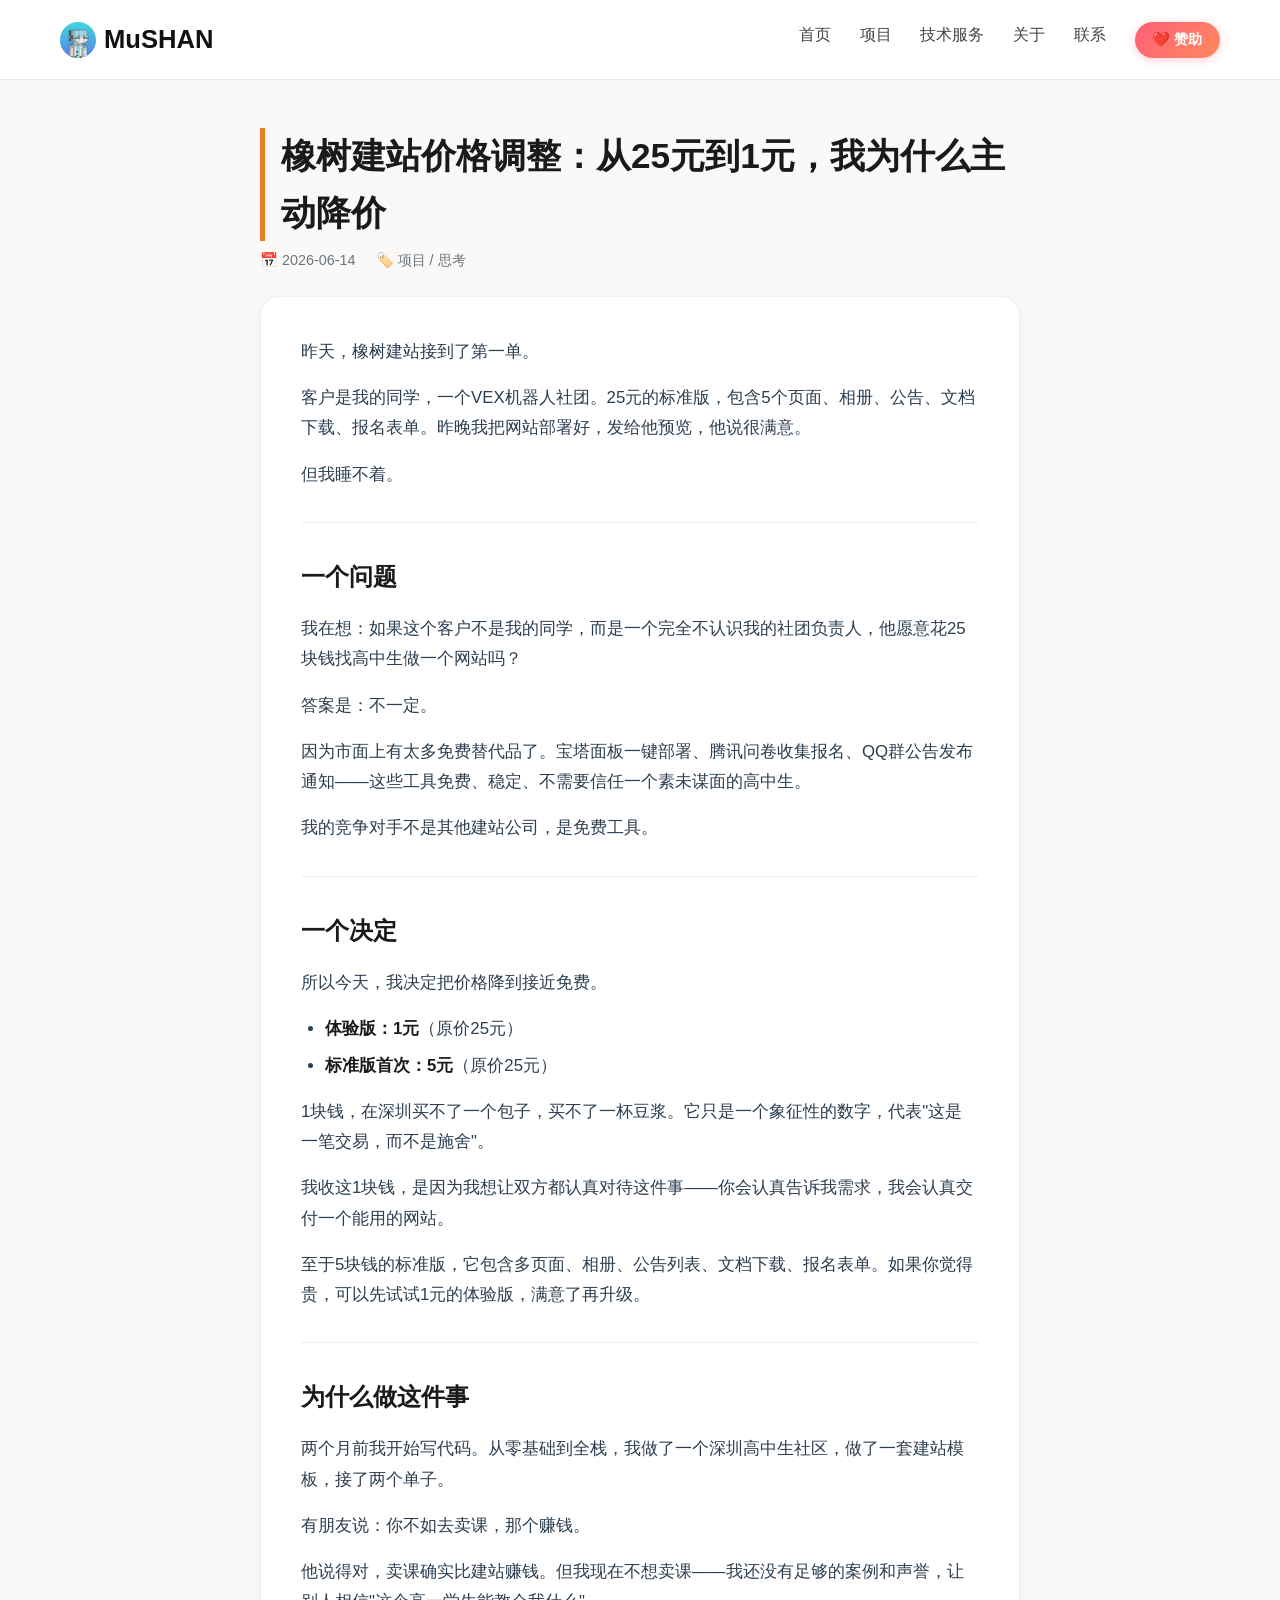
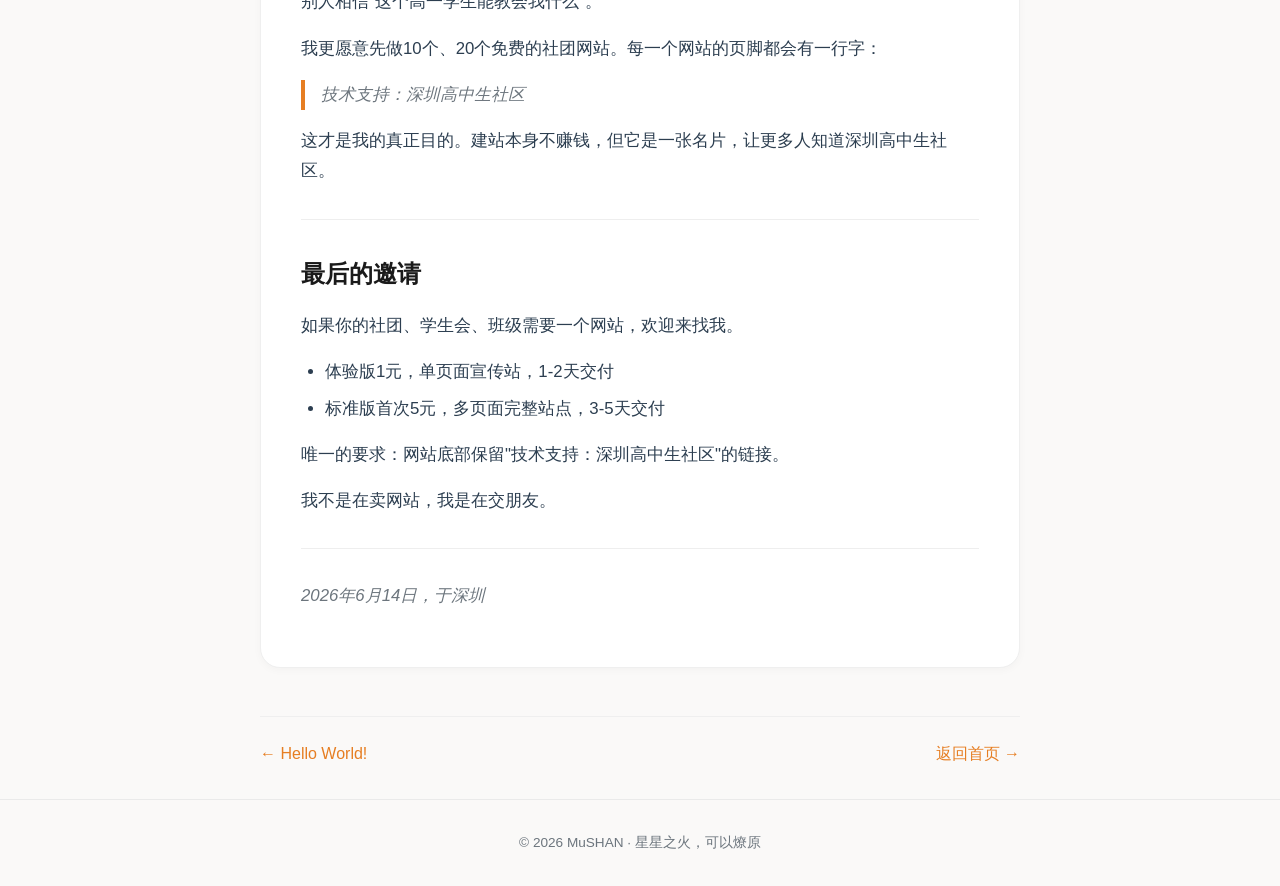
<file: posts/price-update.html>
<!DOCTYPE html>
<html lang="zh-CN">

<head>
    <meta charset="UTF-8">
    <meta name="viewport" content="width=device-width, initial-scale=1.0">
    <title>橡树建站价格调整 | MuSHAN</title>
    <link rel="icon" href="../images/favicon.png" type="image/png">
    <link rel="stylesheet" href="../css/shared.css">
    <style>
        main.container {
            max-width: 800px;
        }

        .article-header {
            margin: 3rem 0 1.5rem;
        }

        .article-header h1 {
            font-size: 2.2rem;
            border-left: 5px solid #e67e22;
            padding-left: 1rem;
            margin-bottom: 0.5rem;
        }

        .article-meta {
            color: #6c757d;
            font-size: 0.9rem;
            margin-top: 0.5rem;
        }

        .article-body {
            background: #fff;
            border-radius: 20px;
            padding: 2.5rem;
            margin-bottom: 3rem;
            border: 1px solid #efefef;
            box-shadow: 0 2px 8px rgba(0, 0, 0, 0.03);
            font-size: 1.05rem;
            line-height: 1.8;
            color: #2c3e50;
        }

        .article-body h2 {
            font-size: 1.5rem;
            margin: 2rem 0 1rem;
            color: #1a1a1a;
        }

        .article-body h3 {
            font-size: 1.2rem;
            margin: 1.5rem 0 0.8rem;
            color: #1a1a1a;
        }

        .article-body p {
            margin-bottom: 1rem;
        }

        .article-body ul,
        .article-body ol {
            margin: 0.8rem 0 1rem 1.5rem;
        }

        .article-body li {
            margin-bottom: 0.4rem;
        }

        .article-body strong {
            color: #1a1a1a;
        }

        .article-body a {
            color: #e67e22;
            text-decoration: none;
        }

        .article-body a:hover {
            text-decoration: underline;
        }

        .article-body code {
            background: #f5f5f5;
            padding: 0.15rem 0.4rem;
            border-radius: 4px;
            font-size: 0.9em;
            color: #c0392b;
        }

        .article-body hr {
            border: none;
            border-top: 1px solid #eee;
            margin: 2rem 0;
        }

        .article-body blockquote {
            border-left: 4px solid #e67e22;
            padding-left: 1rem;
            margin: 1rem 0;
            color: #6c757d;
            font-style: italic;
        }

        .article-nav {
            display: flex;
            justify-content: space-between;
            margin-top: 2rem;
            padding-top: 1.5rem;
            border-top: 1px solid #efefef;
        }

        .article-nav a {
            color: #e67e22;
            text-decoration: none;
            font-weight: 500;
        }

        .article-nav a:hover {
            text-decoration: underline;
        }

        @media (max-width: 768px) {
            .article-body {
                padding: 1.5rem;
            }

            .article-header h1 {
                font-size: 1.6rem;
            }
        }
    </style>
</head>

<body>
    <header class="site-header">
        <div class="container header-inner">
            <div class="blog-title">
                <a href="../index.html">
                    <img src="../images/Avatar.png" alt="MuSHAN头像">
                    MuSHAN
                </a>
            </div>
            <nav class="nav-links">
                <a href="../index.html">首页</a>
                <a href="../projects.html">项目</a>
                <a href="../tech-service.html">技术服务</a>
                <a href="../about.html">关于</a>
                <a href="../contact.html">联系</a>
                <a href="../sponsor.html" class="nav-sponsor-btn">❤️ 赞助</a>
            </nav>
        </div>
    </header>

    <main class="container">
        <div class="article-header">
            <h1>橡树建站价格调整：从25元到1元，我为什么主动降价</h1>
            <div class="article-meta">
                <span>📅 2026-06-14</span>
                <span style="margin-left:1rem;">🏷️ 项目 / 思考</span>
            </div>
        </div>

        <div class="article-body">
            <p>昨天，橡树建站接到了第一单。</p>
            <p>客户是我的同学，一个VEX机器人社团。25元的标准版，包含5个页面、相册、公告、文档下载、报名表单。昨晚我把网站部署好，发给他预览，他说很满意。</p>
            <p>但我睡不着。</p>

            <hr>

            <h2>一个问题</h2>
            <p>我在想：如果这个客户不是我的同学，而是一个完全不认识我的社团负责人，他愿意花25块钱找高中生做一个网站吗？</p>
            <p>答案是：不一定。</p>
            <p>因为市面上有太多免费替代品了。宝塔面板一键部署、腾讯问卷收集报名、QQ群公告发布通知——这些工具免费、稳定、不需要信任一个素未谋面的高中生。</p>
            <p>我的竞争对手不是其他建站公司，是免费工具。</p>

            <hr>

            <h2>一个决定</h2>
            <p>所以今天，我决定把价格降到接近免费。</p>
            <ul>
                <li><strong>体验版：1元</strong>（原价25元）</li>
                <li><strong>标准版首次：5元</strong>（原价25元）</li>
            </ul>
            <p>1块钱，在深圳买不了一个包子，买不了一杯豆浆。它只是一个象征性的数字，代表"这是一笔交易，而不是施舍"。</p>
            <p>我收这1块钱，是因为我想让双方都认真对待这件事——你会认真告诉我需求，我会认真交付一个能用的网站。</p>
            <p>至于5块钱的标准版，它包含多页面、相册、公告列表、文档下载、报名表单。如果你觉得贵，可以先试试1元的体验版，满意了再升级。</p>

            <hr>

            <h2>为什么做这件事</h2>
            <p>两个月前我开始写代码。从零基础到全栈，我做了一个深圳高中生社区，做了一套建站模板，接了两个单子。</p>
            <p>有朋友说：你不如去卖课，那个赚钱。</p>
            <p>他说得对，卖课确实比建站赚钱。但我现在不想卖课——我还没有足够的案例和声誉，让别人相信"这个高一学生能教会我什么"。</p>
            <p>我更愿意先做10个、20个免费的社团网站。每一个网站的页脚都会有一行字：</p>
            <blockquote>技术支持：深圳高中生社区</blockquote>
            <p>这才是我的真正目的。建站本身不赚钱，但它是一张名片，让更多人知道深圳高中生社区。</p>

            <hr>

            <h2>最后的邀请</h2>
            <p>如果你的社团、学生会、班级需要一个网站，欢迎来找我。</p>
            <ul>
                <li>体验版1元，单页面宣传站，1-2天交付</li>
                <li>标准版首次5元，多页面完整站点，3-5天交付</li>
            </ul>
            <p>唯一的要求：网站底部保留"技术支持：深圳高中生社区"的链接。</p>
            <p>我不是在卖网站，我是在交朋友。</p>

            <hr>

            <p style="color:#6c757d;"><em>2026年6月14日，于深圳</em></p>
        </div>

        <div class="article-nav">
            <a href="hello-mushan.html">← Hello World!</a>
            <a href="../index.html">返回首页 →</a>
        </div>
    </main>

    <footer class="site-footer">
        <div class="container">
            <p>&copy; 2026 MuSHAN &middot; 星星之火，可以燎原</p>
        </div>
    </footer>
</body>

</html>
</file>
<file: css/shared.css>
/* ===== 全局重置 ===== */
* {
    margin: 0;
    padding: 0;
    box-sizing: border-box;
}

body {
    font-family: -apple-system, BlinkMacSystemFont, "Segoe UI", Roboto, "Helvetica Neue", sans-serif;
    line-height: 1.6;
    color: #1a1a1a;
    background-color: #faf9f8;
}

/* ===== 容器 ===== */
.container {
    max-width: 1200px;
    margin: 0 auto;
    padding: 0 20px;
}

/* ===== 导航栏 ===== */
.site-header {
    background: #fff;
    border-bottom: 1px solid #eaeaea;
    padding: 1.2rem 0;
    position: sticky;
    top: 0;
    backdrop-filter: blur(8px);
    background-color: rgba(255, 255, 255, 0.9);
    z-index: 100;
}

.header-inner {
    display: flex;
    justify-content: space-between;
    align-items: center;
    flex-wrap: wrap;
    gap: 1rem;
}

.blog-title {
    font-size: 1.6rem;
    font-weight: 700;
}

.blog-title a {
    text-decoration: none;
    color: #111;
    display: flex;
    align-items: center;
    gap: 0.5rem;
}

.blog-title img {
    width: 36px;
    height: 36px;
    border-radius: 50%;
    vertical-align: middle;
    object-fit: cover;
}

.nav-links {
    display: flex;
    flex-wrap: wrap;
    justify-content: center;
    gap: 1.8rem;
}

.nav-links a {
    text-decoration: none;
    color: #444;
    font-weight: 500;
    transition: color 0.2s;
}

.nav-links a:hover,
.nav-links a.active {
    color: #e67e22;
}

/* 赞助按钮 */
.nav-links .nav-sponsor-btn {
    display: inline-flex;
    align-items: center;
    gap: 0.3rem;
    background: linear-gradient(135deg, #ff5e7a, #ff8a5c);
    color: #fff;
    padding: 0.4rem 1.1rem;
    border-radius: 40px;
    font-weight: 600;
    font-size: 0.9rem;
    box-shadow: 0 2px 8px rgba(255, 94, 122, 0.3);
    transition: transform 0.2s, box-shadow 0.2s;
}

.nav-links .nav-sponsor-btn:hover,
.nav-links .nav-sponsor-btn.active {
    color: #fff;
    transform: translateY(-1px);
    box-shadow: 0 4px 14px rgba(255, 94, 122, 0.45);
}

/* ===== 页脚 ===== */
.site-footer {
    border-top: 1px solid #eaeaea;
    padding: 2rem 0;
    text-align: center;
    color: #6c757d;
    font-size: 0.85rem;
    margin-top: 2rem;
}

/* ===== 响应式：导航栏 ===== */
@media (max-width: 768px) {
    .header-inner {
        flex-direction: column;
        align-items: center;
        text-align: center;
    }

    .nav-links {
        gap: 0.9rem;
    }
}
</file>
